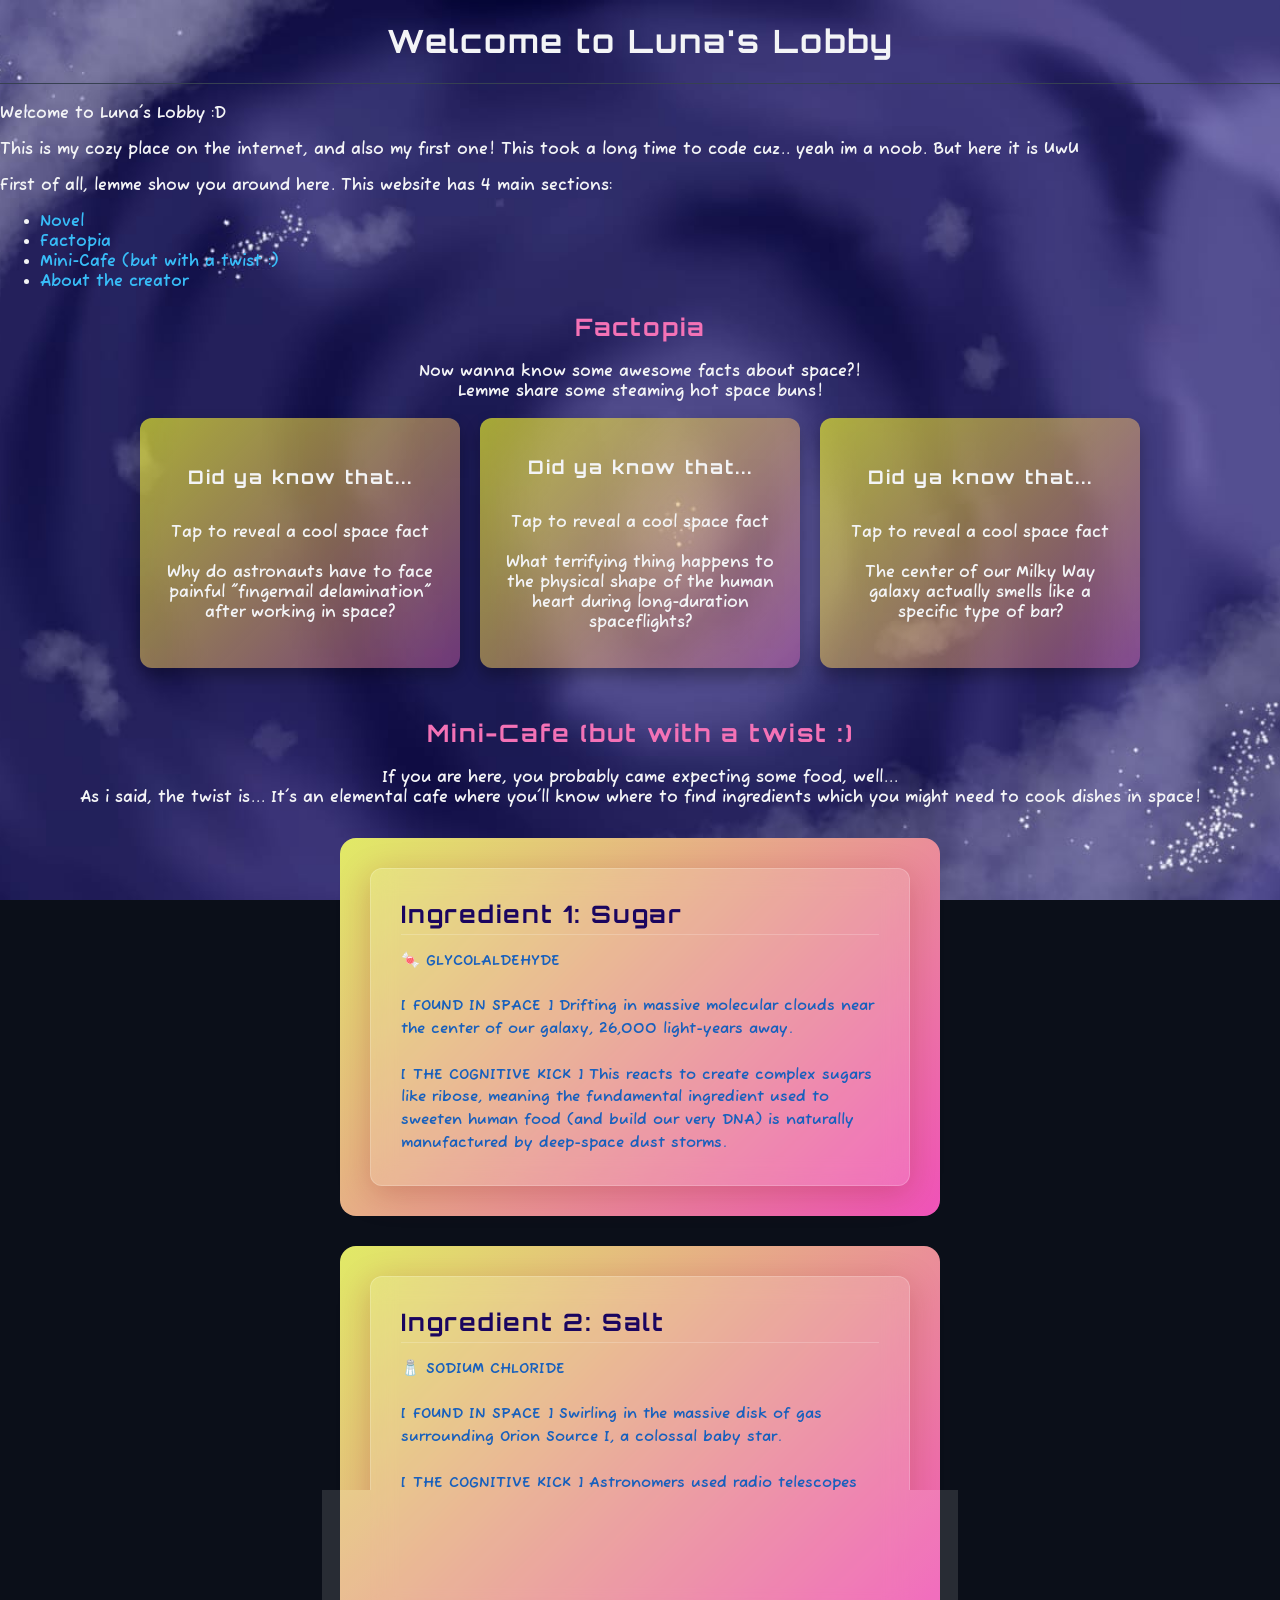
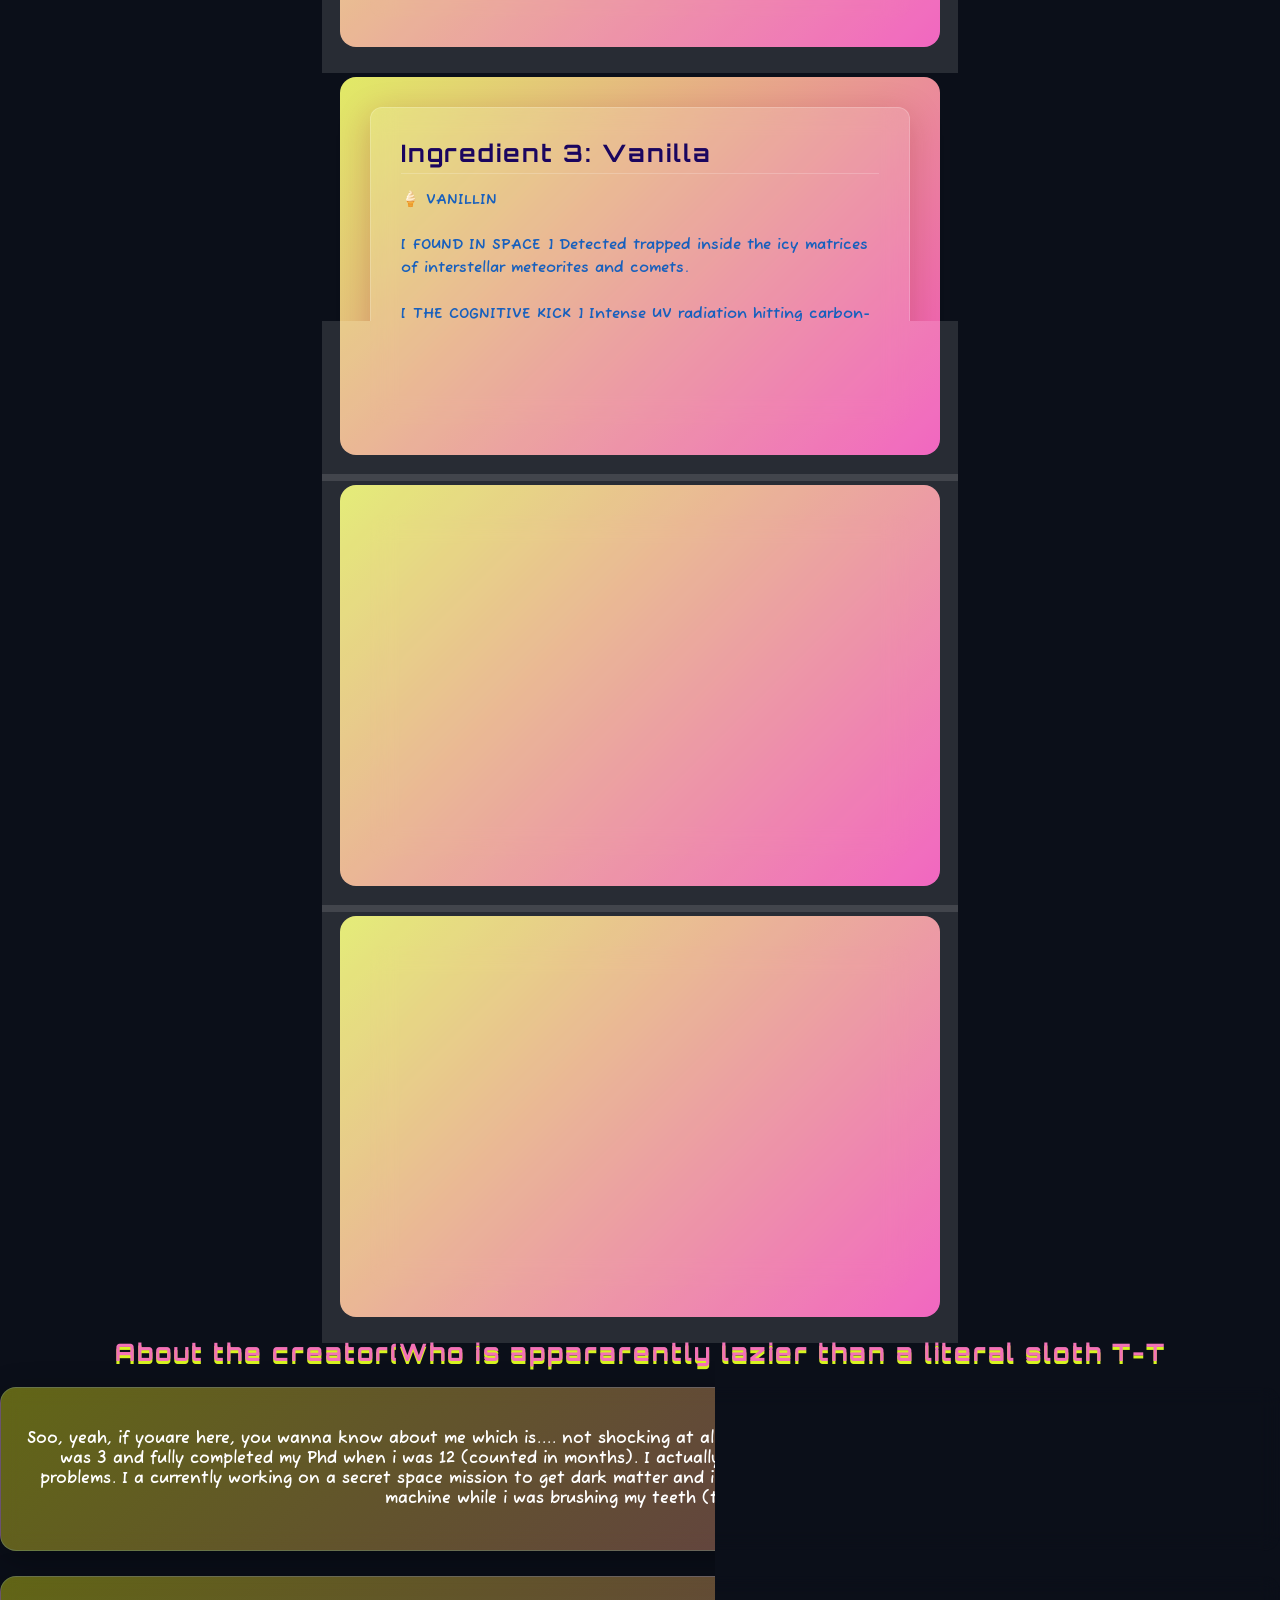
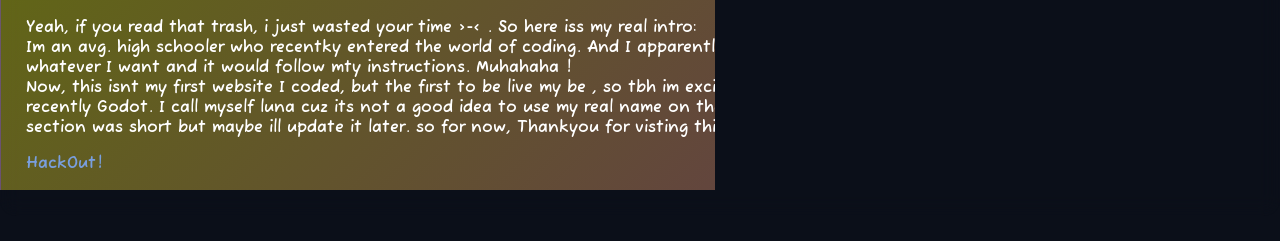
<file: index.html>
<!DOCTYPE html>
<html lang="en">
<head>
    <link rel="preconnect" href="https://fonts.googleapis.com">
<link rel="preconnect" href="https://fonts.gstatic.com" crossorigin>
<link href="https://fonts.googleapis.com/css2?family=Fuzzy+Bubbles:wght@400;700&display=swap" rel="stylesheet">
    <meta charset="UTF-8">
    <meta name="viewport" content="width=device-width, initial-scale=1.0">
    <title>Luna's Lobby</title>
    <link rel="stylesheet" href="style.css">
    <link rel="preconnect"href="https://fonts.googleapis.com">
    <link rel="preconnect" href="https://gstatic.com" crossorigin>
    <link href="https://fonts.googleapis.com/css2?family=Orbitron:wght@700;900&family=Quicksand:wght@500;700&display=swap" rel="stylesheet">
    

<style>
    h1,h2,h3{font-family: 'Orbitron',  sans-serif!important;letter-spacing: 2px;}
    p,li,a{font-family: "Fuzzy Bubbles",sans-serif!important;font-weight:bolder;
    font-size: ;}
</style>
</head>
<body>

    <div class="glitter-container">
        <div class="star star1"></div>
        <div class="star star2"></div>
        <div class="star star3"></div>
        <div class="star star4"></div>
        <div class="star star5"></div>
    </div>


    <h1 style="text-align:center;">Welcome to Luna's Lobby</h1>
    <hr>
    
    <p>Welcome to Luna's Lobby :D</p> 
    <p>This is my cozy place on the internet, and also my first one! This took a long time to code cuz.. yeah im a noob. But here it is UwU</p>
    
    <p>First of all, lemme show you around here. This website has 4 main sections:</p>
    <ul>
        
        <li><a href="novel.html">Novel </a></li>
        <li><a href="#cool">Factopia</a></li>
        <li><a href="#mini">Mini-Cafe (but with a twist :)</a></li>
        <li><a href="#about">About the creator</a></li>
    </ul>

    <!-- FACTOPIA SECTION -->
    <h2 id="cool" style="text-align:center;">Factopia</h2>
    <p style="text-align:center;">Now wanna know some awesome facts about space?!<br>Lemme share some steaming hot space buns!</p>

    <div class="fact-section">
        <!-- Fact 1 -->
        <div class="card-container" onclick="flipCard(this)">
            <div class="card-inner">
                <div class="card-front">
                    <h3>Did ya know that...</h3>
                    <p>Tap to reveal a cool space fact<br><br>Why do astronauts have to face painful "fingernail delamination" after working in space?</p>
                </div>
                <div class="card-back">
                    <h3>The fact:</h3>
                    <p>Spacesuit gloves are so highly pressurized that they constrict blood flow and squeeze fingertips constantly. This pressure causes many astronauts' fingernails to completely separate from the nail bed and fall off after spacewalks.</p>
                </div>
            </div>
        </div>

        <!-- Fact 2 -->
        <div class="card-container" onclick="flipCard(this)">
            <div class="card-inner">
                <div class="card-front">
                    <h3>Did ya know that...</h3>
                    <p>Tap to reveal a cool space fact<br><br>What terrifying thing happens to the physical shape of the human heart during long-duration spaceflights?</p>
                </div>
                <div class="card-back">
                    <h3>The fact:</h3>
                    <p>The heart physically reshapes itself into a sphere. Without Earth's gravity, the heart doesn't have to pump as hard. Because its workload drops by roughly 10%, the muscle loses shape and rounds out, though it reverts to normal later.</p>
                </div>
            </div>
        </div>

        <!-- Fact 3 -->
        <div class="card-container" onclick="flipCard(this)">
            <div class="card-inner">
                <div class="card-front">
                    <h3>Did ya know that...</h3>
                    <p>Tap to reveal a cool space fact<br><br>The center of our Milky Way galaxy actually smells like a specific type of bar?</p>
                </div>
                <div class="card-back">
                    <h3>The fact:</h3>
                    <p>It smells like rum and tastes like raspberries! In 2009, astronomers discovered that a massive dust cloud at the center of our galaxy is packed with ethyl formate—the exact chemical compound that gives raspberries flavor and rum its smell.</p>
                </div>
            </div>
        </div>
    </div>

    <!-- MINI CAFE SECTION -->
    <h2 id="mini" style="text-align:center;">Mini-Cafe (but with a twist :)</h2>
    <p style="text-align:center;">If you are here, you probably came expecting some food, well...<br>
    As i said, the twist is... It's an elemental cafe where you'll know where to find ingredients which you might need to cook dishes in space!</p>

    <!-- Cafe Grid Container -->
    <div class="cafe-section">
        <!-- Ingredient 1 -->
        <div class="background-container">
            <div class="glass-box">
                <h2>Ingredient 1: Sugar</h2>
                <p>🍬 <strong>GLYCOLALDEHYDE</strong><br><br>
                <strong>[ FOUND IN SPACE ]</strong> Drifting in massive molecular clouds near the center of our galaxy, 26,000 light-years away.<br><br>
                <strong>[ THE COGNITIVE KICK ]</strong> This reacts to create complex sugars like ribose, meaning the fundamental ingredient used to sweeten human food (and build our very DNA) is naturally manufactured by deep-space dust storms.</p>
            </div>
        </div>

        <!-- Ingredient 2 -->
        <div class="background-container">
            <div class="glass-box">
                <h2>Ingredient 2: Salt</h2>
                <p>🧂 <strong>SODIUM CHLORIDE</strong><br><br>
                <strong>[ FOUND IN SPACE ]</strong> Swirling in the massive disk of gas surrounding Orion Source I, a colossal baby star.<br><br>
                <strong>[ THE COGNITIVE KICK ]</strong> Astronomers used radio telescopes to detect glowing signatures of vaporised salt. Dying stars blast out columns of sodium and chlorine gas, which lock together to form cosmic salt crystals floating around alien solar systems.</p>
            </div>
        </div>

        <!-- Ingredient 3 -->
        <div class="background-container">
            <div class="glass-box">
                <h2>Ingredient 3: Vanilla</h2>
                <p>🍦 <strong>VANILLIN</strong><br><br>
                <strong>[ FOUND IN SPACE ]</strong> Detected trapped inside the icy matrices of interstellar meteorites and comets.<br><br>
                <strong>[ THE COGNITIVE KICK ]</strong> Intense UV radiation hitting carbon-rich ice grains triggers chemical reactions that synthesize vanillin out of raw stardust, meaning the universe naturally smells like a cosmic pastry shop.</p>
            </div>
        </div>

        <!-- Ingredient 4 -->
        <div class="background-container">
            <div class="glass-box">
                <h2>Ingredient 4: Vinegar</h2>
                <p>🍋 <strong>ACETIC ACID</strong><br><br>
                <strong>[ FOUND IN SPACE ]</strong> Found inside Sagittarius B2, a massive star-forming dust cloud.<br><br>
                <strong>[ THE COGNITIVE KICK ]</strong> Space is surprisingly tangy! Astronomers discovered thousands of billions of liters of acetic acid drifting through the interstellar void. If you captured these gas clouds, you’d essentially have a lifetime supply of salad dressing base.</p>
            </div>
        </div>

        <!-- Ingredient 5 -->
        <div class="background-container">
            <div class="glass-box">
                <h2>Ingredient 5: Formic Acid</h2>
                <p>🥩 <strong>FORMIC ACID</strong><br><br>
                <strong>[ FOUND IN SPACE ]</strong> Sweeping through massive interstellar clouds, including the colossal Sagittarius B2 star nursery.<br><br>
                <strong>[ THE COGNITIVE KICK ]</strong> Trillions of liters of formic acid float raw in the void. On Earth, it provides a sharp, acidic bite to certain foods and prevents microbial spoilage, meaning the very tools humans use to keep food fresh are naturally manufactured across the galaxy.</p>
            </div>
        </div>
    </div>


   

     <h2 id="about" style="text-align:center; font-family: 'Orbitron'; text-shadow: 0 3px #d7f420;"> About the creator(Who is appararently lazier than a literal sloth T-T </h2>
   <div class="about-joke-box">
     <p style="text-align:center; font-family: 'Orbitron';"> Soo, yeah, if youare here, you wanna know about me which is.... not shocking   
        at all. Im the worlds youngest robot whisperer. I started coding when i was 3 and fully completed my Phd 
        when i was 12 (counted in months). I actually provedtheory of relativity wrong and solved all the millenium problems.
        I a currently working on a secret space mission to get dark matter and ill test it in my own state of the art lab.
        I also invented the time machine while i was brushing my teeth (that too by accident).
    </p>
    </div>

   <div class="about-real-box">
    <p> Yeah, if you read that trash, i just wasted your time >-< . So here iss my real intro:
    <br> Im an avg. high schooler who recentky entered the world of coding. And I apparently liked it.
And wanna know why? Cuz i can make the machine do whatever I want and it would follow mty instructions. Muhahaha !<br>
Now, this isnt my first website I coded, but the first to be live my be , so tbh im excited!
I like to tinker with aurduino, electronics,scratch,html and recently Godot.
I call myself luna cuz its not a good idea to use my real name on the internet though. (ALso cuz its a cool name) Soo,yeah,this section was short
but maybe ill update it later. so for now, Thankyou for visting this website. See ya on my next online lobby. 
</p>
<p class="signature">HackOut!</p>
</div></div>

<script>
    function flipCard(card){
        const innerCard=card.querySelector('.card-inner');
        innerCard.classList.toggle('is-flipped');
    }
    document.addEventListener('mousemove',function(e){
        const sparkle= document.createElement('div');
        sparkle.className='mouse-sparkle';

        sparkle.style.left= e.clientX + 'px';
        sparkle.style.top= e.clientY + 'px';

        const size= Math.random() *6+2;
        sparkle.style.width= size +'px';
        sparkle.style.height= size + 'px';

        document.body.appendChild(sparkle);

        setTimeout(() => {
            sparkle.remove();
        },1000);
        });
    </script>
</body>
</html>
</file>
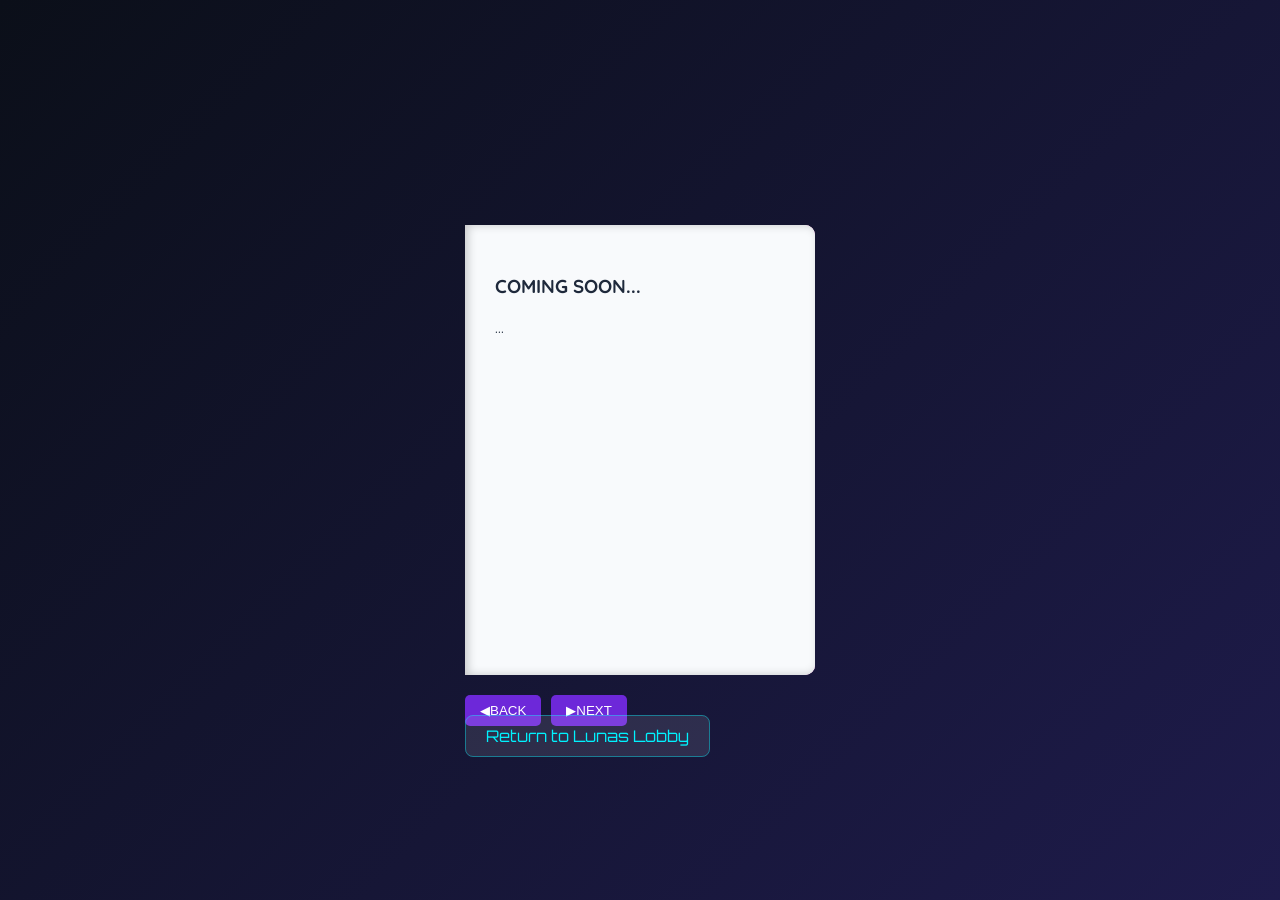
<file: novel.html>
<html>
    <head>
        <meta charset="UTF-8">
        <meta name="viewport" content="width=device-width,initial-scale=1.0">
        <title>  Novel </title>
        <link rel="preconnect" href="https://fonts.googleapis.com">
        <link rel="preconnect" href="https://gstatic.com" crossorigin>
        <link href="https://fonts.googleapis.com/css2?family=Orbitron:wght@700&family=Quicksand:wght@500;700&display=swap" rel="stylesheet">

        <style>
            body{
                background-color: #0b0f19;
                background-image: linear-gradient(135deg, #0b0f19 0%, #1e1b4b 100%);
                font-family: 'Quicksand', sans-serif;
                color: #f3f4f6;
                display: flex;
                flex-direction: column;
                align-items: center;
                justify-content: center;
                min-height: 100vh;
                margin: 0;
                overflow-x: hidden;
            }
            .back-btn{
                margin-top: 20px;
                padding: 10px 20px;
                background: rgba(255,255,255,0.1);
                color: #00f2fe;
                border: 1px solid rgba(0,242,254,0.4);
                border-radius: 8px;
                text-decoration:none;
                font-family: 'Orbitron',sans-serif;
                transition: 0.3s;
            }
            .back-btn:hover{
                background: rgba(0,242,254,0.2);
                box-shadow: 0 0 15px rgba(0,242,254,0.4);
            }
            .book-container{
                position: relative;
                width: 350px;
                height:450px;
                transition: transform 0.5s;
                perspective:1500px;
            } 
            .book{
                width: 100%;
                height: 100%;
                position: relative;
                transform-style: preserve-3d;
                transition: transform 0.5s;
            }
            .page{
                position: absolute;
                width: 100%;
                height:100%;
                top:0;
                left: 0;
                transform-origin: left center;
                transform-style: preserve-3d;
                transition: transform 0.8s cubic-bezier(0.25, 1, 0.5, 1);
                z-index: 1;
            }
            .front, .back{
                position: absolute;
                width: 100%;
                height:100%;
                backface-visibility: hidden;
                padding: 30px;
                box-sizing: border-box;
                border-radius: 0 10px 10px 0;
                box-shadow: inset 3px 0 10px rgba(0,0,0,0.2);
            }
            .front{
                background:#f8fafc;
                color: #1e293b;
               
            }
            .back{
                background:#f8fafc;
                color: #1e293b;
                transform: rotateY(180deg);
                border-radius: 10px 0 0 10px;}
            .cover-front{
                background: linear-gradient(135deg, #e1fa40, #f030a4);
                color: #011516;
                text-shadow:0 2px #4c1d95;
                border: 2px solid #f356ce;
                display: flex;
                flex-direction: column;
                justify-content: center;
                align-items: center;
                text-align: center;
            }
            .cover-front h1{font-family: 'Orbitron', sans-serif;}
            .page.flipped{
                transform: rotateY(-180deg);
            }
            .index-list{
                list-style: none;
                padding: 0;
                margin-top: 30px;
            }
            .index-list li{
                margin: 15px 0;
                padding-bottom: 8px;
                border-bottom: 1px dashed #cbd5e1;
            }
            .index-list a{
                color: #6d28d9;
                text-decoration: none;
                font-weight: 700;
            }

            .index-list a:hover{
                color: #00f2fe;
            }
            .novel-text{
                line-height: 1.6;
                font-size: 0.95rem;
            }
            .btn-box{
                display: flex;
                gap: 10px;
                margin-top: 20px;
            }
            .action-btn{
                background: #6d28d9;
                color: white;
                border: none;
                padding: 8px 15px;
                border-radius: 5px;
                cursor: pointer;
            }
        </style>
    </head>
    
    <body>
        <div class="book-container">
            <div class="book" id="novelBook">
                

                <div class="page" id="p1">
                    <div class="front cover-front">
                        <h1> PARALLEL DREAMS</h1>
                        <p> Weekly Novel Series </p>
                        <p style="font-size:0.8rem; opacity:0.7;">
                            Click the book to enter the world</p>
        
                        </div>
                        <div class="back">
                            <h2 style="font-family: 'Orbitron'; color:#4c1d95;">
                                Table of chapters </h2>
                                <ul class="index-list">
                                    <li><a href="#" onclick="goToPage(2)"> Chapter I: Just A Dream</a></li>
                                    <li><a href="#" onclick="goToPage(3)"> Chapter II: Coming soon....</a></li>
                                </ul>


                        
                                </div>
                </div>

                <div class="page" id="p2">
                    <div class="front">
                        <h3> Chapter I: Just A Dream</h3>
                        <p class="novel-text"> It was just a dream.
                            Atleast thats what i though ...
                            I was hanging off from a cliff,holding on to the hand of an unknown boy. "Theia, hold on tight.
                            please dont leave me. Not this time!", I heard him whisper in a weak,trembling voice. I gazed
                            down. Below me was a dark abyss which seemed hungry,ready to devour anything that fell.
                            I tried to hold on to his hand, not because he told me to. But because of my survival instincts. 
                            But my hands couldnt defy gravity. Each second my fingers loosened, bit by bit.


                        </p>
                        </div>

                        <div class="back">
                            <p class="novel-text">  And then..
                            I fell. The distance between me and the unknown boy kept on increasing as continued being engulfed by the 
                            darkness below me. complete darkness, and it vomitted me back to the placewhere i belong - 'REALITY'
                            I woke up,gasping.</p>
                    </div>
            
            </div>
             <div class="page" id="p3">
                    <div class="front">
                        <h3> COMING SOON...</h3>
                        <p class="novel-text"> ...</p>
                        </div>

                        <div class="back">
                            <h3> The End </h3>
                            <p class="novel-text"> Thanks for reading</p>
                    </div>
            
            </div>
            </div><div>

            <div class="btn-box">
                <button class="action-btn" onclick="prevPage()">
                   ◀BACK  </button>
                 <button class="action-btn" onclick="nextPage()">
                    ▶NEXT </button>
                   </div>

         <a href="index.html" class="back-btn"> Return to Lunas Lobby</a>
         <script>
           let currentLoc=1;
           let maxLoc=4;
           
           const p1= document.getElementById("p1");
           const p2= document.getElementById("p2");
        
           const p3= document.getElementById("p3");
           const book= document.getElementById("novelBook");

           function openBook(){
            book.style.transform="translateX(50%)";
           }
           function closeBook(isAtStart){
            if(isAtStart){
                book.style.transform="translateX(0%)";
            }else{
                book.style.transform="translateX(100%)";
            }
           }
           function nextPage(){
            if(currentLoc<maxLoc){
                switch(currentLoc){
                    case 1:
                    openBook();
                    p1.classList.add("flipped");
                    p1.style.zIndex=1;
                    break;
                    case 2:
                    p2.classList.add("flipped");
                    p2.style.zIndex=2;
                    break;
                    case 3:
                    p3.classList.add("flipped");
                    closeBook(false);
                    break;
                }
                currentLoc++;
            }
           }



            function prevPage(){
            if(currentLoc>1){
                switch(currentLoc){
                    case 2:
                    closeBook(true);
                    p1.classList.remove("flipped");
                    p1.style.zIndex=3;
                    break;
                    case 3:
                    p2.classList.remove("flipped");
                    p2.style.zIndex=2;
                    break;
                    case 4:
                    openBook()
                    p3.classList.remove("flipped");
                    p3.style.zIndex=1;
                    break;
                }
                currentLoc--;
            }
           }

           function goToPage(pageIndex){
            event.preventDefault();
            while(currentLoc<pageIndex){
                nextPage();
            }
            while(currentLoc>pageIndex){
                prevPage();
            }

           }
           p1.addEventListener("click", function(e){
            if(currentLoc===1)nextPage();
           });

           
            </script>



        </body>
        </html>
</file>
<file: style.css>
/* General Setup */
h2{
    color: #00f2fe;
}
h2{
    color: #f472b6;
}

body {
    background-color: #0b0f19;
    color: #f3f4f6;
    font-family: sans-serif;
    padding: 20px;
    margin: 0;
    background-image:url(bgi.jpeg);
    background-attachment:fixed;
    background-position: center;
    background-size:cover;
    background-repeat: no-repeat;
    margin:0;
    padding:0;

}

a {
    color: #38bdf8;
    text-decoration: none;
}
a:hover {
    text-decoration: underline;
}

hr {
    border: 0;
    height: 1px;
    background: #374151;
    margin: 20px 0;
}

/* Factopia Card Styles */
.fact-section {
    display: flex;
    flex-wrap: wrap;
    justify-content: center;
    gap: 20px;
    margin-bottom: 50px;
}

.card-container {
    width: 320px;
    height: 250px;
    perspective: 1000px;
    cursor: pointer;
}

.card-inner {
    position: relative;
    width: 100%;
    height: 100%;
    text-align: center;
    transition: transform 0.6s;
    transform-style: preserve-3d;
}

/* This is the class that JavaScript toggles on click */
.card-inner.is-flipped {
    transform: rotateY(180deg);
}

.card-front, .card-back {
    position: absolute;
    width: 100%;
    height: 100%;
    backface-visibility: hidden;
    border-radius: 12px;
    box-shadow: 0 8px 16px rgba(0,0,0,0.3);
    display: flex;
    flex-direction: column;
    justify-content: center;
    align-items: center;
    padding: 20px;
    box-sizing: border-box;
}

.card-front {
     background: linear-gradient(135deg, rgba(245, 249, 39, 0.642), rgba(234, 100, 178, 0.4));
    color:linear-gradient; 
}

.card-back {
     background: linear-gradient(135deg, rgba(232, 19, 228, 0.4), rgba(228, 221, 14, 0.4));
    color: #f0f8ff; 
    transform: rotateY(180deg);
}

/* Cafe Section & Glass Box Styles */
.cafe-section {
    display: flex;
    flex-direction: column;
    gap: 30px;
    align-items: center;
    margin-top: 30px;
}

.background-container {
    width: 100%;
    max-width: 600px;
    background: linear-gradient(135deg, #e1ea66 0%, #f052b9 100%);
    display: flex;
    justify-content: center;
    align-items: center;
    border-radius: 16px;
    padding: 30px;
    box-sizing: border-box;
}

.glass-box {
     position: relative;
    z-index: 1; 
    width: 100%;
    padding: 30px; /* Changed from 400px to 30px so it fits beautifully! */
    border-radius: 12px;
    background-color: rgba(255, 255, 255, 0.12);
    backdrop-filter: blur(12px);
    -webkit-backdrop-filter: blur(12px);
    border: 1px solid rgba(255, 255, 255, 0.2);
    box-shadow: 0 8px 32px 0 rgba(139, 21, 21, 0.25);
    box-sizing: border-box;
}

.glass-box h2 {
    color: #1a055f;
    margin: 0 0 15px 0;
    font-size: 1.5rem;
    border-bottom: 1px solid rgba(255, 255, 255, 0.2);
    padding-bottom: 5px;
}

.glass-box p {
    color: #1860bd;
    margin: 0;
    font-size: 0.95rem;
    line-height: 1.5;
}

.glitter-container{
    position: absolute;
    top: 0;
    left: 0%;
    width: 100%;
    height: 100%;
    overflow: hidden;
    z-index: 0;
    pointer-events: none;
}

.star{
    position: absolute;
    background: white;
    border-radius: 50%;

    box-shadow: 0 0 10px rgba(255, 255, 255, 0.8), 0 0 20px rgba(255, 255, 255, 0.4);
    opacity: 0;
    animation: floatGlow 4s infinite ease-in;
}

.star1 {top:20%; left: 15%; width: 4px; height: 4px; animation-delay: 0s;}
.star2 {top:40%; left: 80%; width: 3px; height: 3px; animation-delay: 1s;}
.star3 {top:70%; left: 25%; width: 5px; height: 5px; animation-delay: 2.5s;}
.star4 {top:15%; left: 65%; width: 3px; height: 3px; animation-delay: 1.5s;}
.star5 {top:85%; left: 55%; width: 4px; height: 4px; animation-delay: 0.5s;}

@keyframes floatGlow{
    0%{
        opacity: 0;
        transform: translateY(0px) scale(0.8);
    }
    50%{opacity: 0.4;
        transform: translateY(-15px) scale(1.2);
    }
    100{
        opacity: 0;
        transform: translateY(-30px) scale(0.8);
    }
}

.mouse-sparkle{
    position:fixed;
    background:rgb(253, 245, 251);
    border-radius:50%;
    pointer-events:none;
    z-index:9999;
    box-shadow:0 0 8px rgba(183, 64, 185, 0.525), 0 0 15px rgba(255,215,0,0.6);
    transform:translate(-50%, -50%);
    animation:fadeOutSparkle 1s forwards ease-out;


}

@keyframes fadeOutSparkle{
    0%{
        opacity:1;
        transform:translate(-50%, -50%) scale(1);

    }
    100%{
        opacity:0;
        transform:translate(-50%,-50%) translateY(20px) scale(0);
    }
}
h1:hover{
    text-shadow:
    0.05cm 0 0 rgba(255,0,0,0.75),
    -0.025cm -0.05cm 0 rgba(0, 0, 0, 0.75),
    0.025cm 0.05cm 0 rgba(0, 0, 255, 0.75);
    animation: glitch 500ms infinite;

}

@keyframes glitch{
    0% { text-shadow: 0.05em 0 0 rgba(255,0,0,.75), -0.1em -0.05em 0 rgba(0,255,0,.75), 0.025em 0.05em 0 rgba(0,0,255,.75); 
    }}


    .about{
        padding:20px;
        max-width:800px;
        margin:0 auto;
    }
    
    .about-joke-box, .about-real-box{
        background: linear-gradient(135deg, rgba(228, 232, 19, 0.4), rgba(234, 100, 178, 0.4));
        backdrop-filter: blur(10px);
        -webkit-backdrop-filter: blur(10px);
        border:1px solid rgba(134, 204, 234, 0.2);
        border-radius: 16px;
        padding: 25px;
        margin-bottom: 25px;
        color: #ffffff;
        box-shadow: 0 8px 32px 0 rgba(0, 0, 0, 0.3);
    }
    .signature{
        font-weight: 700;
        color:#799fde;
        margin-top: 15px;
        border-radius: 90px;
        box-shadow: #0b0f19;
        border-top: #0b0f19;
    }
</file>
